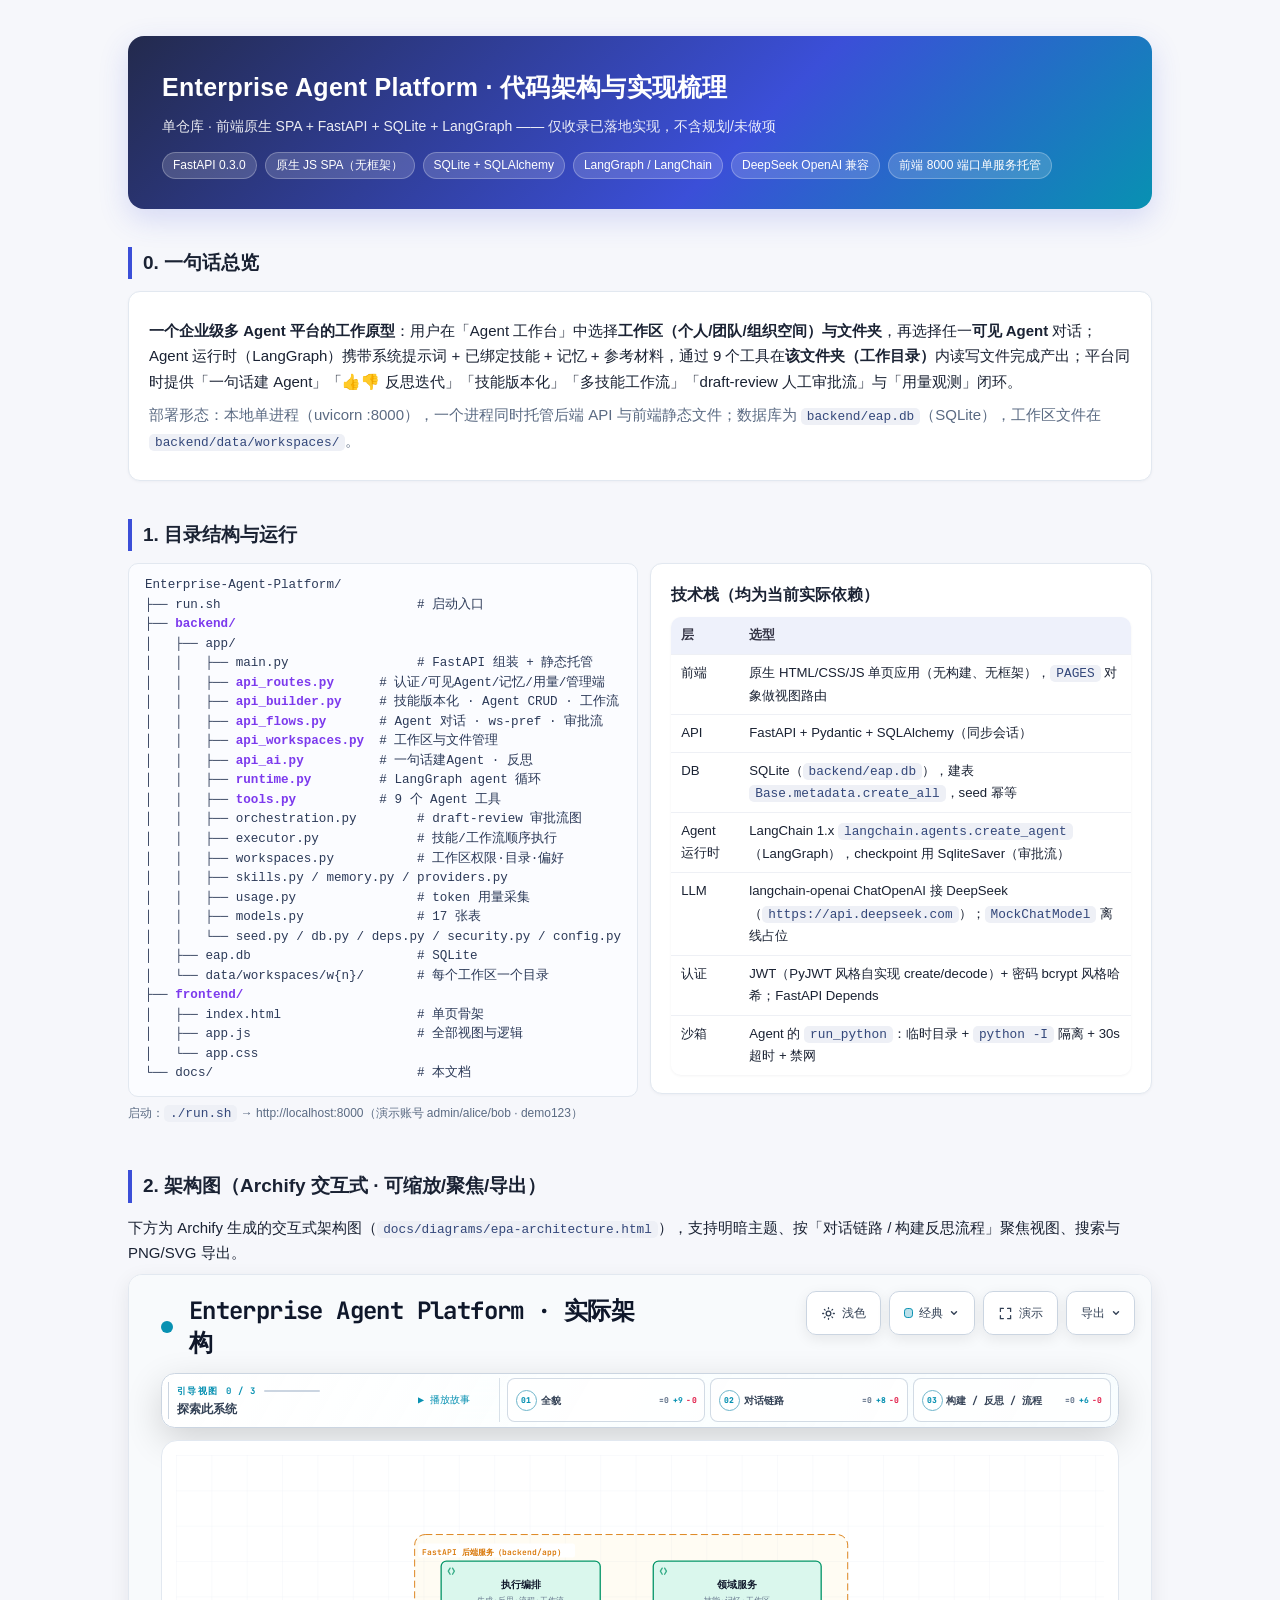
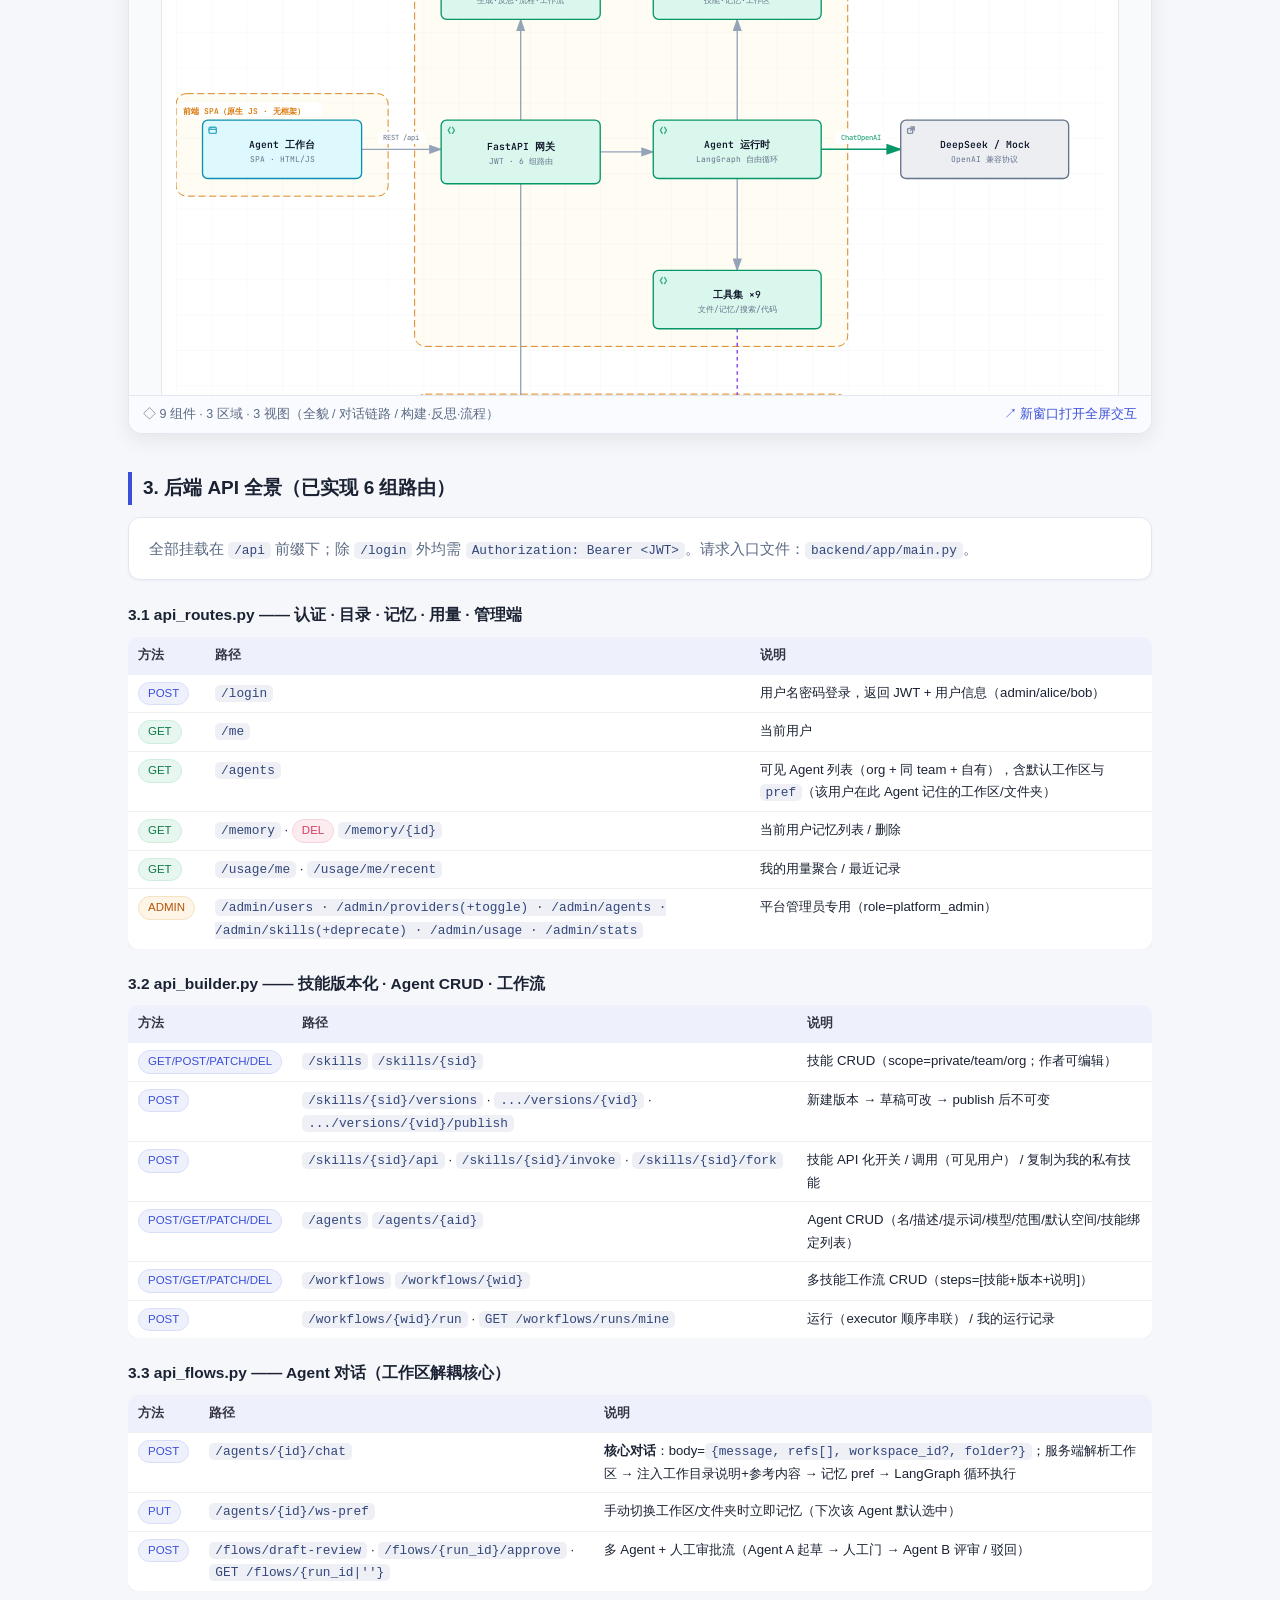
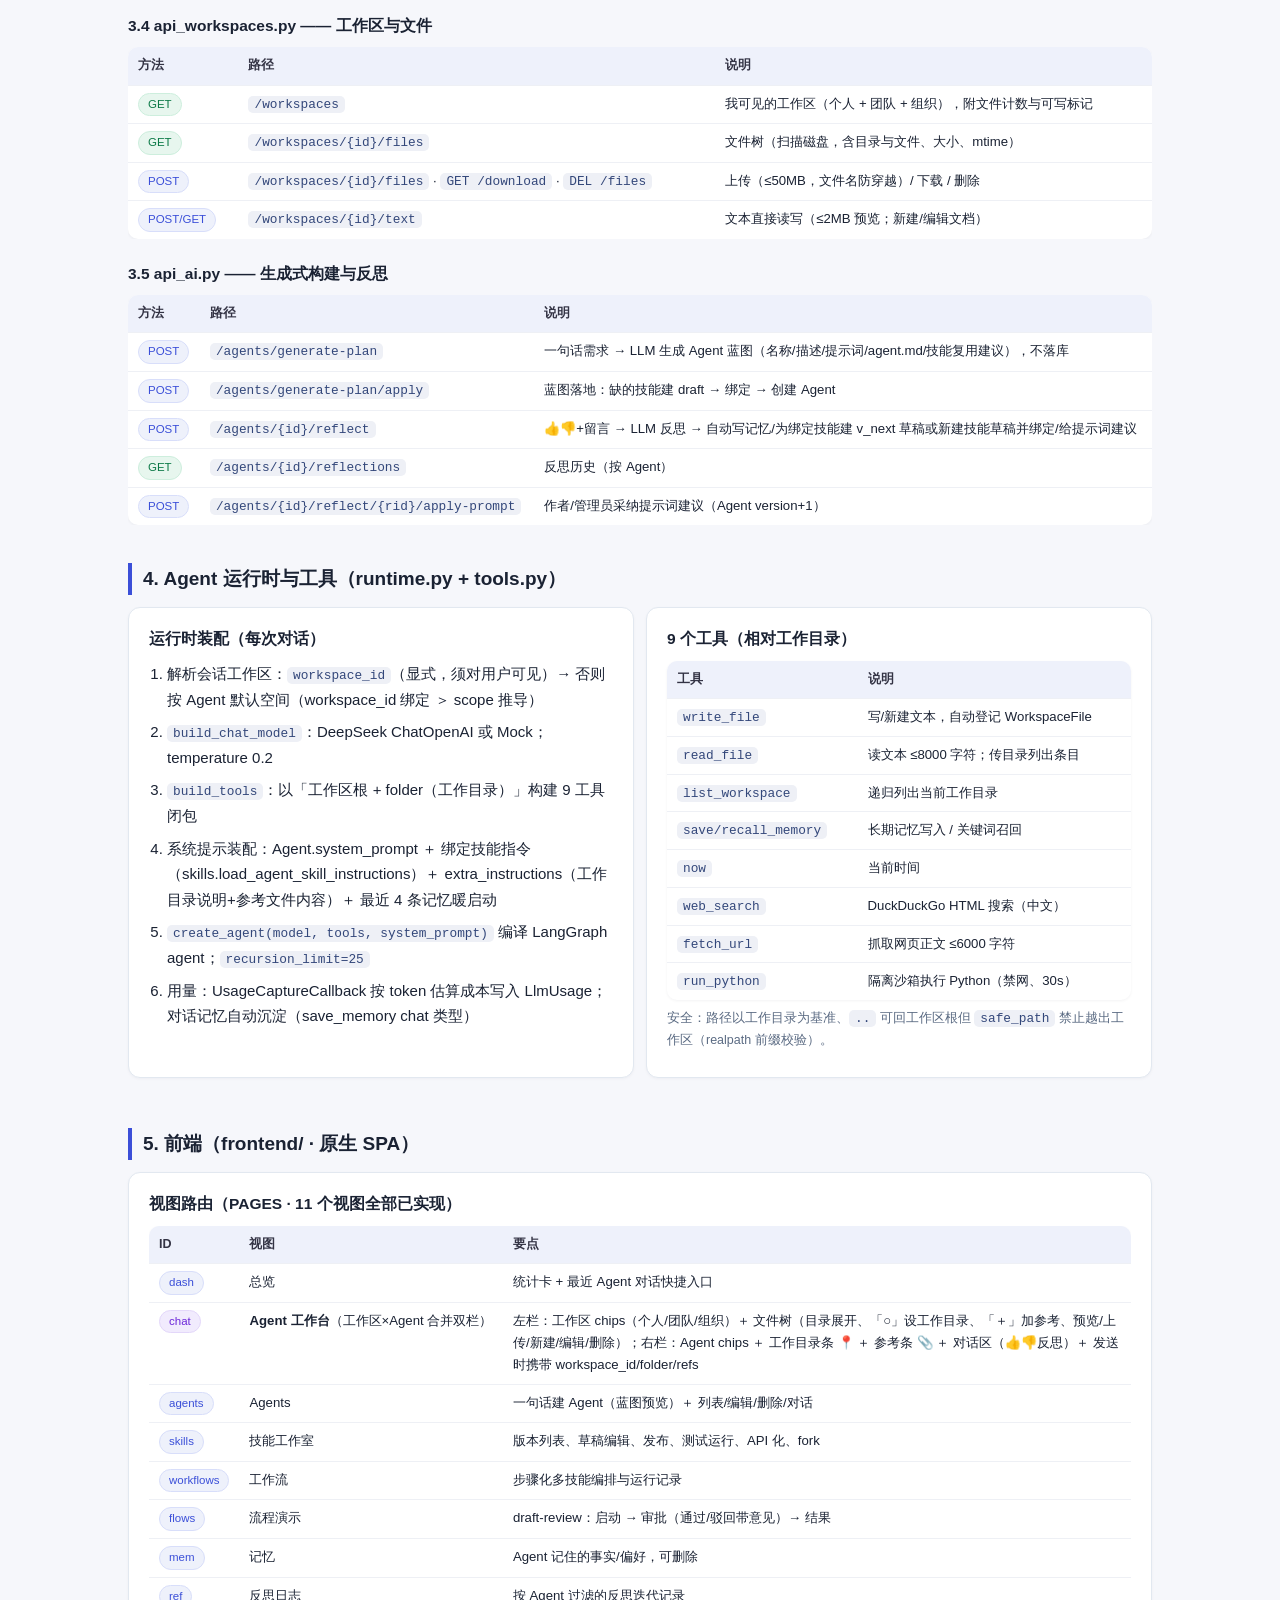
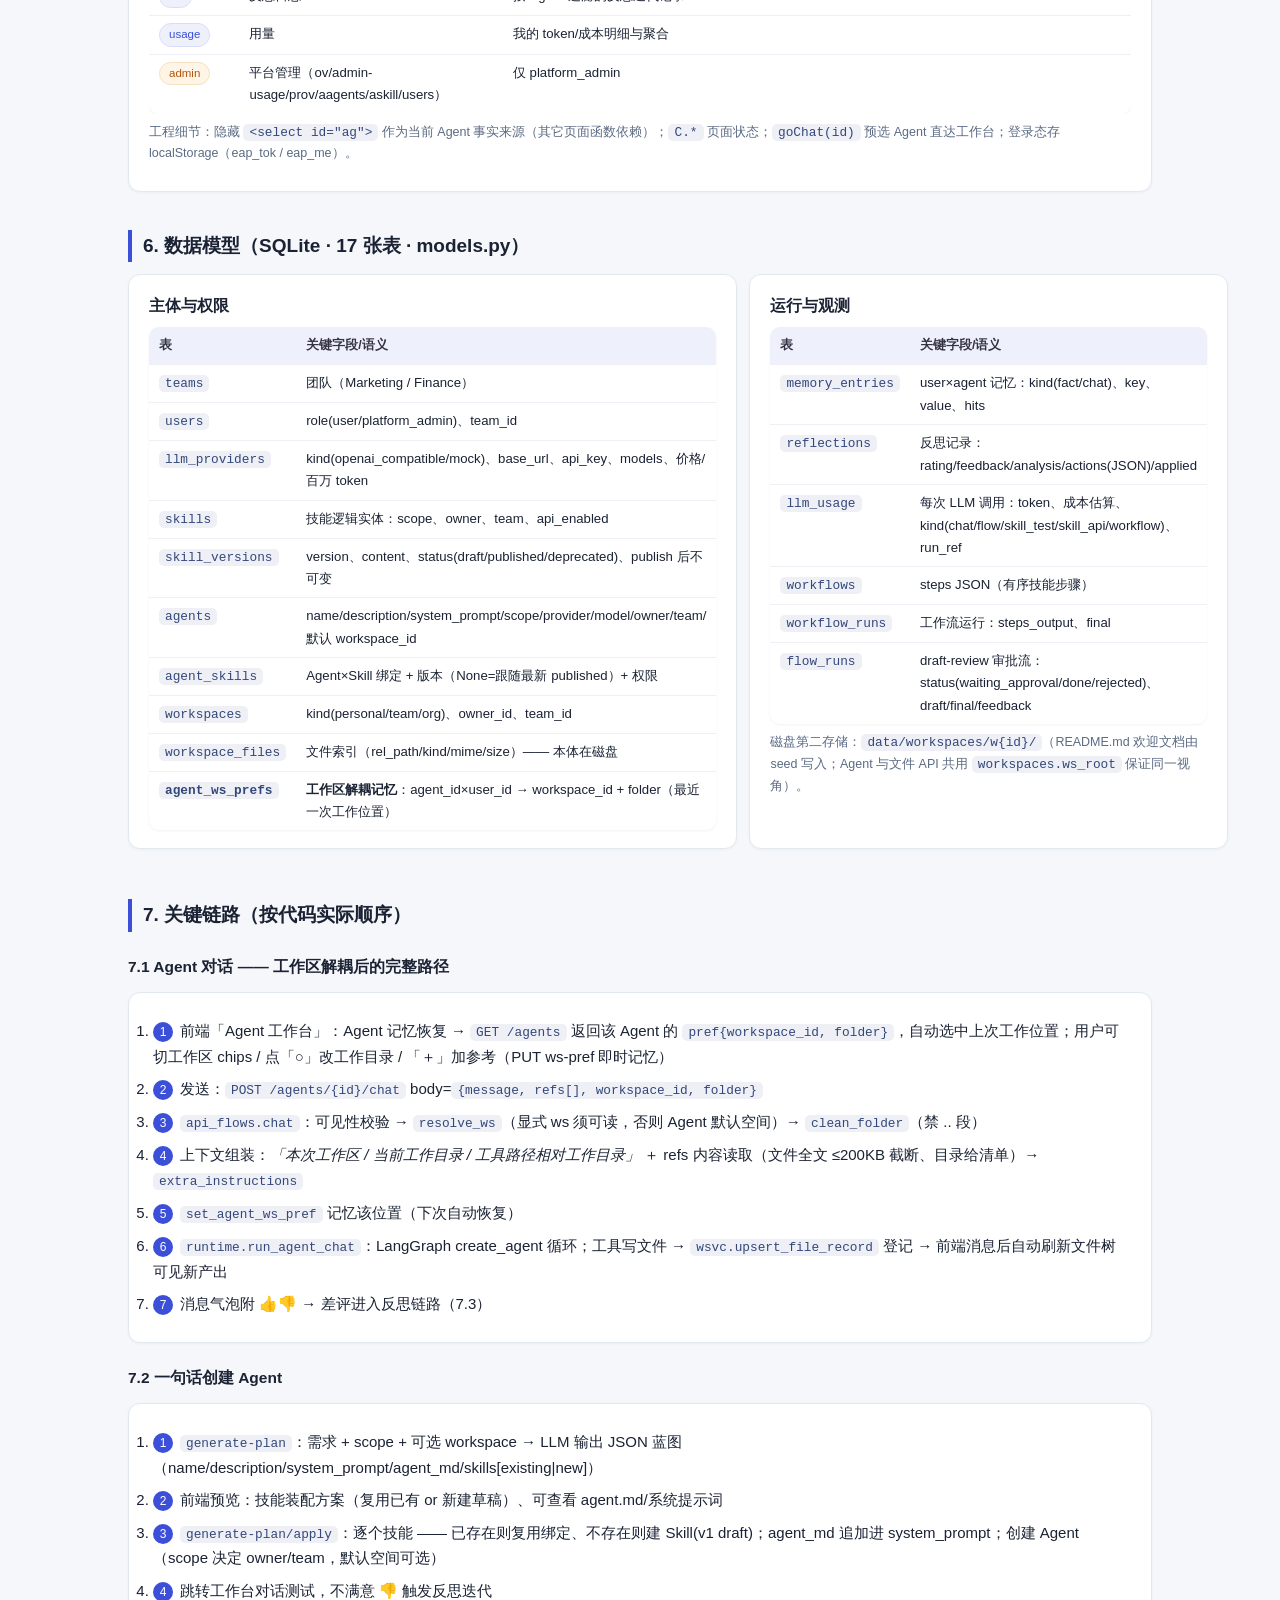
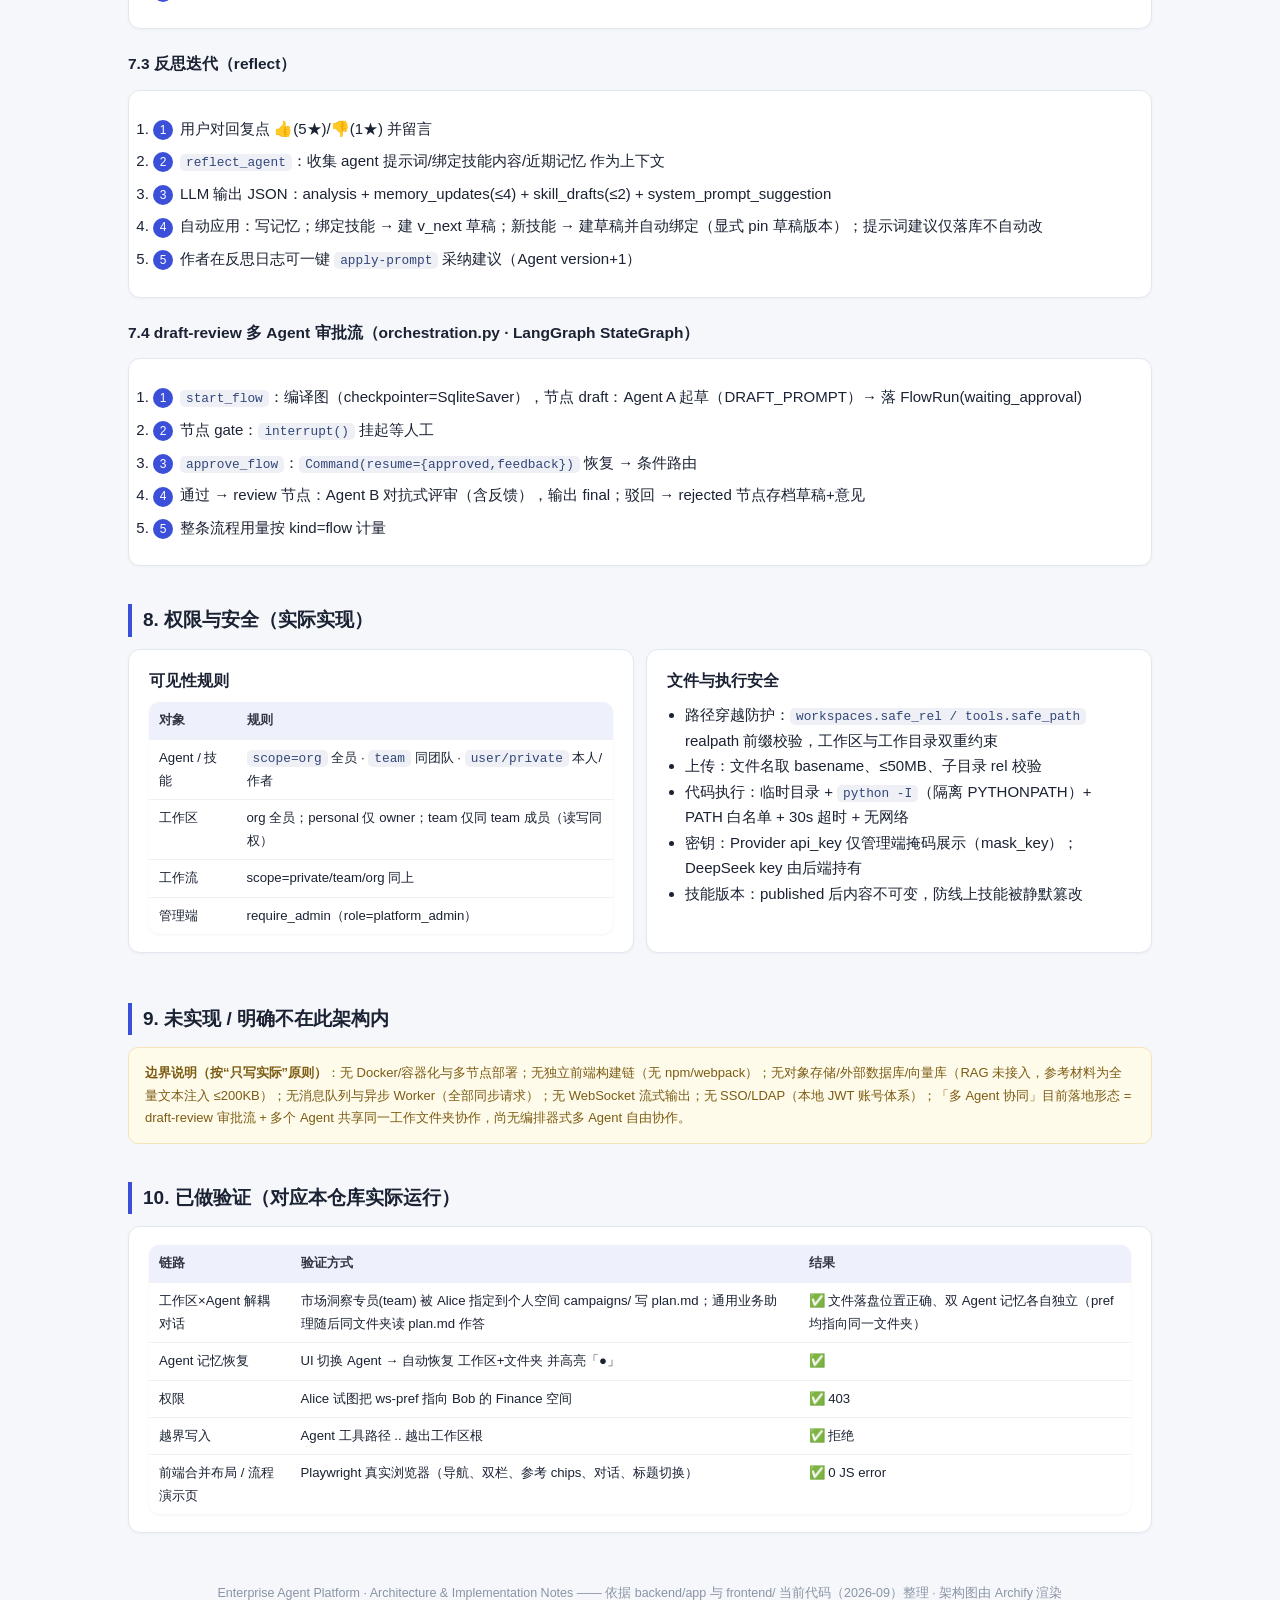
<file: docs/index.html>
<!DOCTYPE html>
<html lang="zh-CN">
<head>
<meta charset="UTF-8">
<meta name="viewport" content="width=device-width, initial-scale=1.0">
<title>Enterprise Agent Platform · 代码架构与实现梳理</title>
<style>
  :root{
    --bg:#f6f7fb; --card:#fff; --ink:#1a2233; --mut:#5b6b83; --line:#e2e8f0;
    --brand:#3b4fd8; --brand2:#5b6ef0; --cyan:#0891b2; --emerald:#0d9f5f; --violet:#7c3aed;
    --amber:#b45309; --rose:#d43c63; --code:#0f172a;
  }
  *{box-sizing:border-box}
  body{margin:0;background:var(--bg);color:var(--ink);font:15px/1.7 -apple-system,BlinkMacSystemFont,"PingFang SC","Hiragino Sans GB","Microsoft YaHei",sans-serif}
  .wrap{max-width:1080px;margin:0 auto;padding:36px 28px 80px}
  header.hero{background:linear-gradient(135deg,#232a4d,#3b4fd8 60%,#0891b2);color:#fff;border-radius:16px;padding:30px 34px;box-shadow:0 10px 30px rgba(59,79,216,.18)}
  header.hero h1{margin:0 0 6px;font-size:25px;letter-spacing:.3px}
  header.hero .sub{opacity:.9;font-size:14px}
  header.hero .tags{margin-top:14px;display:flex;gap:8px;flex-wrap:wrap}
  .tag{background:rgba(255,255,255,.16);border:1px solid rgba(255,255,255,.25);padding:2px 10px;border-radius:999px;font-size:12px}
  h2{font-size:19px;margin:38px 0 12px;padding-left:11px;border-left:4px solid var(--brand)}
  h3{font-size:15.5px;margin:22px 0 8px}
  p{margin:8px 0}
  .card{background:var(--card);border:1px solid var(--line);border-radius:12px;padding:18px 20px;margin:12px 0;box-shadow:0 1px 3px rgba(16,24,40,.04)}
  .grid2{display:grid;grid-template-columns:1fr 1fr;gap:12px}
  @media(max-width:860px){.grid2{grid-template-columns:1fr}}
  table{width:100%;border-collapse:collapse;font-size:13.2px;background:#fff;border-radius:10px;overflow:hidden;box-shadow:0 1px 3px rgba(16,24,40,.05)}
  th{background:#eef1fb;text-align:left;padding:8px 10px;font-size:12.5px;color:#334;white-space:nowrap}
  td{padding:7px 10px;border-top:1px solid #eef0f5;vertical-align:top}
  tr:hover td{background:#f8faff}
  code,pre{font-family:ui-monospace,SFMono-Regular,Menlo,Consolas,monospace}
  code{background:#eef0f6;border-radius:5px;padding:1px 6px;font-size:12.8px;color:#33477a}
  pre.codeblock{background:var(--code);color:#d7e0f5;border-radius:10px;padding:14px 16px;overflow-x:auto;font-size:12.6px;line-height:1.6}
  .pill{display:inline-flex;border-radius:999px;padding:1px 9px;font-size:11.5px;border:1px solid var(--line);color:var(--mut);background:#f8fafc;white-space:nowrap}
  .pill.b{background:#eef1fb;color:var(--brand);border-color:#d8defa}
  .pill.g{background:#e7f6ee;color:#0d7a48;border-color:#cdeedd}
  .pill.p{background:#f1ebfd;color:#6d28d9;border-color:#e3d7fa}
  .pill.a{background:#fff5e6;color:#b45309;border-color:#f4e2c1}
  .pill.r{background:#fdecef;color:#d43c63;border-color:#f6d4dd}
  .diagram-frame{border:1px solid var(--line);border-radius:14px;overflow:hidden;background:#fff;box-shadow:0 6px 20px rgba(16,24,40,.08)}
  .diagram-frame iframe{display:block;width:100%;height:720px;border:0}
  .diagram-bar{display:flex;justify-content:space-between;align-items:center;padding:8px 14px;background:#fafbff;border-top:1px solid var(--line);font-size:12.5px;color:var(--mut)}
  .diagram-bar a{color:var(--brand);text-decoration:none}
  .diagram-bar a:hover{text-decoration:underline}
  ol.flow li{margin:7px 0}
  .kbd{font-family:Menlo,monospace;font-size:12px;background:#f1f3f9;border:1px solid #dde2ec;border-bottom-width:2px;border-radius:5px;padding:0 6px}
  .warn{background:#fffbeb;border:1px solid #f5e3b8;border-radius:10px;padding:12px 16px;font-size:13px;color:#7c5c12}
  .step-num{display:inline-flex;width:20px;height:20px;border-radius:50%;background:var(--brand);color:#fff;font-size:12px;align-items:center;justify-content:center;margin-right:7px;flex-shrink:0}
  .filetree{font-family:Menlo,monospace;font-size:12.6px;background:#fbfcff;border:1px solid var(--line);border-radius:10px;padding:12px 16px;overflow-x:auto;color:#2c3a58;line-height:1.55}
  .filetree b{color:#7c3aed}
  .mut{color:var(--mut)}
  footer{margin-top:50px;color:#8a94a6;font-size:12.5px;text-align:center}
</style>
</head>
<body>
<div class="wrap">

<header class="hero">
  <h1>Enterprise Agent Platform · 代码架构与实现梳理</h1>
  <div class="sub">单仓库 · 前端原生 SPA + FastAPI + SQLite + LangGraph —— 仅收录已落地实现，不含规划/未做项</div>
  <div class="tags">
    <span class="tag">FastAPI 0.3.0</span><span class="tag">原生 JS SPA（无框架）</span>
    <span class="tag">SQLite + SQLAlchemy</span><span class="tag">LangGraph / LangChain</span>
    <span class="tag">DeepSeek OpenAI 兼容</span><span class="tag">前端 8000 端口单服务托管</span>
  </div>
</header>

<h2>0. 一句话总览</h2>
<div class="card">
<p><b>一个企业级多 Agent 平台的工作原型</b>：用户在「Agent 工作台」中选择<b>工作区（个人/团队/组织空间）与文件夹</b>，再选择任一<b>可见 Agent</b> 对话；Agent 运行时（LangGraph）携带系统提示词 + 已绑定技能 + 记忆 + 参考材料，通过 9 个工具在<b>该文件夹（工作目录）</b>内读写文件完成产出；平台同时提供「一句话建 Agent」「👍👎 反思迭代」「技能版本化」「多技能工作流」「draft-review 人工审批流」与「用量观测」闭环。</p>
<p class="mut">部署形态：本地单进程（uvicorn :8000），一个进程同时托管后端 API 与前端静态文件；数据库为 <code>backend/eap.db</code>（SQLite），工作区文件在 <code>backend/data/workspaces/</code>。</p>
</div>

<h2>1. 目录结构与运行</h2>
<div class="grid2">
<div>
<div class="filetree">
<pre style="margin:0">Enterprise-Agent-Platform/
├── run.sh                          # 启动入口
├── <b>backend/</b>
│   ├── app/
│   │   ├── main.py                 # FastAPI 组装 + 静态托管
│   │   ├── <b>api_routes.py</b>      # 认证/可见Agent/记忆/用量/管理端
│   │   ├── <b>api_builder.py</b>     # 技能版本化 · Agent CRUD · 工作流
│   │   ├── <b>api_flows.py</b>       # Agent 对话 · ws-pref · 审批流
│   │   ├── <b>api_workspaces.py</b>  # 工作区与文件管理
│   │   ├── <b>api_ai.py</b>          # 一句话建Agent · 反思
│   │   ├── <b>runtime.py</b>         # LangGraph agent 循环
│   │   ├── <b>tools.py</b>           # 9 个 Agent 工具
│   │   ├── orchestration.py        # draft-review 审批流图
│   │   ├── executor.py             # 技能/工作流顺序执行
│   │   ├── workspaces.py           # 工作区权限·目录·偏好
│   │   ├── skills.py / memory.py / providers.py
│   │   ├── usage.py                # token 用量采集
│   │   ├── models.py               # 17 张表
│   │   └── seed.py / db.py / deps.py / security.py / config.py
│   ├── eap.db                      # SQLite
│   └── data/workspaces/w{n}/       # 每个工作区一个目录
├── <b>frontend/</b>
│   ├── index.html                  # 单页骨架
│   ├── app.js                      # 全部视图与逻辑
│   └── app.css
└── docs/                           # 本文档
</pre>
</div>
<p class="mut small" style="margin-top:6px;font-size:12px">启动：<code>./run.sh</code> → http://localhost:8000（演示账号 admin/alice/bob · demo123）</p>
</div>
<div>
<div class="card" style="margin-top:0">
<h3 style="margin-top:0">技术栈（均为当前实际依赖）</h3>
<table>
<tr><th>层</th><th>选型</th></tr>
<tr><td>前端</td><td>原生 HTML/CSS/JS 单页应用（无构建、无框架），<code>PAGES</code> 对象做视图路由</td></tr>
<tr><td>API</td><td>FastAPI + Pydantic + SQLAlchemy（同步会话）</td></tr>
<tr><td>DB</td><td>SQLite（<code>backend/eap.db</code>），建表 <code>Base.metadata.create_all</code>，seed 幂等</td></tr>
<tr><td>Agent 运行时</td><td>LangChain 1.x <code>langchain.agents.create_agent</code>（LangGraph），checkpoint 用 SqliteSaver（审批流）</td></tr>
<tr><td>LLM</td><td>langchain-openai ChatOpenAI 接 DeepSeek（<code>https://api.deepseek.com</code>）；<code>MockChatModel</code> 离线占位</td></tr>
<tr><td>认证</td><td>JWT（PyJWT 风格自实现 create/decode）+ 密码 bcrypt 风格哈希；FastAPI Depends</td></tr>
<tr><td>沙箱</td><td>Agent 的 <code>run_python</code>：临时目录 + <code>python -I</code> 隔离 + 30s 超时 + 禁网</td></tr>
</table>
</div>
</div>
</div>

<h2>2. 架构图（Archify 交互式 · 可缩放/聚焦/导出）</h2>
<p>下方为 Archify 生成的交互式架构图（<code>docs/diagrams/epa-architecture.html</code>），支持明暗主题、按「对话链路 / 构建反思流程」聚焦视图、搜索与 PNG/SVG 导出。</p>
<div class="diagram-frame">
  <iframe src="diagrams/epa-architecture.html" title="EPA 架构图"></iframe>
  <div class="diagram-bar">
    <span>◇ 9 组件 · 3 区域 · 3 视图（全貌 / 对话链路 / 构建·反思·流程）</span>
    <a href="diagrams/epa-architecture.html" target="_blank">↗ 新窗口打开全屏交互</a>
  </div>
</div>

<h2>3. 后端 API 全景（已实现 6 组路由）</h2>
<div class="card"><p class="mut" style="margin:0">全部挂载在 <code>/api</code> 前缀下；除 <code>/login</code> 外均需 <code>Authorization: Bearer &lt;JWT&gt;</code>。请求入口文件：<code>backend/app/main.py</code>。</p></div>

<h3>3.1 api_routes.py —— 认证 · 目录 · 记忆 · 用量 · 管理端</h3>
<div style="overflow-x:auto">
<table>
<tr><th>方法</th><th>路径</th><th>说明</th></tr>
<tr><td><span class="pill b">POST</span></td><td><code>/login</code></td><td>用户名密码登录，返回 JWT + 用户信息（admin/alice/bob）</td></tr>
<tr><td><span class="pill g">GET</span></td><td><code>/me</code></td><td>当前用户</td></tr>
<tr><td><span class="pill g">GET</span></td><td><code>/agents</code></td><td>可见 Agent 列表（org + 同 team + 自有），含默认工作区与 <code>pref</code>（该用户在此 Agent 记住的工作区/文件夹）</td></tr>
<tr><td><span class="pill g">GET</span></td><td><code>/memory</code> · <span class="pill r">DEL</span> <code>/memory/{id}</code></td><td>当前用户记忆列表 / 删除</td></tr>
<tr><td><span class="pill g">GET</span></td><td><code>/usage/me</code> · <code>/usage/me/recent</code></td><td>我的用量聚合 / 最近记录</td></tr>
<tr><td><span class="pill a">ADMIN</span></td><td><code>/admin/users · /admin/providers(+toggle) · /admin/agents · /admin/skills(+deprecate) · /admin/usage · /admin/stats</code></td><td>平台管理员专用（role=platform_admin）</td></tr>
</table>
</div>

<h3>3.2 api_builder.py —— 技能版本化 · Agent CRUD · 工作流</h3>
<div style="overflow-x:auto">
<table>
<tr><th>方法</th><th>路径</th><th>说明</th></tr>
<tr><td><span class="pill b">GET/POST/PATCH/DEL</span></td><td><code>/skills</code> <code>/skills/{sid}</code></td><td>技能 CRUD（scope=private/team/org；作者可编辑）</td></tr>
<tr><td><span class="pill b">POST</span></td><td><code>/skills/{sid}/versions</code> · <code>.../versions/{vid}</code> · <code>.../versions/{vid}/publish</code></td><td>新建版本 → 草稿可改 → publish 后不可变</td></tr>
<tr><td><span class="pill b">POST</span></td><td><code>/skills/{sid}/api</code> · <code>/skills/{sid}/invoke</code> · <code>/skills/{sid}/fork</code></td><td>技能 API 化开关 / 调用（可见用户） / 复制为我的私有技能</td></tr>
<tr><td><span class="pill b">POST/GET/PATCH/DEL</span></td><td><code>/agents</code> <code>/agents/{aid}</code></td><td>Agent CRUD（名/描述/提示词/模型/范围/默认空间/技能绑定列表）</td></tr>
<tr><td><span class="pill b">POST/GET/PATCH/DEL</span></td><td><code>/workflows</code> <code>/workflows/{wid}</code></td><td>多技能工作流 CRUD（steps=[技能+版本+说明]）</td></tr>
<tr><td><span class="pill b">POST</span></td><td><code>/workflows/{wid}/run</code> · <code>GET /workflows/runs/mine</code></td><td>运行（executor 顺序串联） / 我的运行记录</td></tr>
</table>
</div>

<h3>3.3 api_flows.py —— Agent 对话（工作区解耦核心）</h3>
<div style="overflow-x:auto">
<table>
<tr><th>方法</th><th>路径</th><th>说明</th></tr>
<tr><td><span class="pill b">POST</span></td><td><code>/agents/{id}/chat</code></td><td><b>核心对话</b>：body=<code>{message, refs[], workspace_id?, folder?}</code>；服务端解析工作区 → 注入工作目录说明+参考内容 → 记忆 pref → LangGraph 循环执行</td></tr>
<tr><td><span class="pill b">PUT</span></td><td><code>/agents/{id}/ws-pref</code></td><td>手动切换工作区/文件夹时立即记忆（下次该 Agent 默认选中）</td></tr>
<tr><td><span class="pill b">POST</span></td><td><code>/flows/draft-review</code> · <code>/flows/{run_id}/approve</code> · <code>GET /flows/{run_id|''}</code></td><td>多 Agent + 人工审批流（Agent A 起草 → 人工门 → Agent B 评审 / 驳回）</td></tr>
</table>
</div>

<h3>3.4 api_workspaces.py —— 工作区与文件</h3>
<div style="overflow-x:auto">
<table>
<tr><th>方法</th><th>路径</th><th>说明</th></tr>
<tr><td><span class="pill g">GET</span></td><td><code>/workspaces</code></td><td>我可见的工作区（个人 + 团队 + 组织），附文件计数与可写标记</td></tr>
<tr><td><span class="pill g">GET</span></td><td><code>/workspaces/{id}/files</code></td><td>文件树（扫描磁盘，含目录与文件、大小、mtime）</td></tr>
<tr><td><span class="pill b">POST</span></td><td><code>/workspaces/{id}/files</code> · <code>GET /download</code> · <code>DEL /files</code></td><td>上传（≤50MB，文件名防穿越）/ 下载 / 删除</td></tr>
<tr><td><span class="pill b">POST/GET</span></td><td><code>/workspaces/{id}/text</code></td><td>文本直接读写（≤2MB 预览；新建/编辑文档）</td></tr>
</table>
</div>

<h3>3.5 api_ai.py —— 生成式构建与反思</h3>
<div style="overflow-x:auto">
<table>
<tr><th>方法</th><th>路径</th><th>说明</th></tr>
<tr><td><span class="pill b">POST</span></td><td><code>/agents/generate-plan</code></td><td>一句话需求 → LLM 生成 Agent 蓝图（名称/描述/提示词/agent.md/技能复用建议），不落库</td></tr>
<tr><td><span class="pill b">POST</span></td><td><code>/agents/generate-plan/apply</code></td><td>蓝图落地：缺的技能建 draft → 绑定 → 创建 Agent</td></tr>
<tr><td><span class="pill b">POST</span></td><td><code>/agents/{id}/reflect</code></td><td>👍👎+留言 → LLM 反思 → 自动写记忆/为绑定技能建 v_next 草稿或新建技能草稿并绑定/给提示词建议</td></tr>
<tr><td><span class="pill g">GET</span></td><td><code>/agents/{id}/reflections</code></td><td>反思历史（按 Agent）</td></tr>
<tr><td><span class="pill b">POST</span></td><td><code>/agents/{id}/reflect/{rid}/apply-prompt</code></td><td>作者/管理员采纳提示词建议（Agent version+1）</td></tr>
</table>
</div>

<h2>4. Agent 运行时与工具（runtime.py + tools.py）</h2>
<div class="grid2">
<div class="card" style="margin-top:0">
<h3 style="margin-top:0">运行时装配（每次对话）</h3>
<ol class="flow" style="padding-left:18px;margin:6px 0">
<li>解析会话工作区：<code>workspace_id</code>（显式，须对用户可见）→ 否则按 Agent 默认空间（workspace_id 绑定 ＞ scope 推导）</li>
<li><code>build_chat_model</code>：DeepSeek ChatOpenAI 或 Mock；temperature 0.2</li>
<li><code>build_tools</code>：以「工作区根 + folder（工作目录）」构建 9 工具闭包</li>
<li>系统提示装配：Agent.system_prompt ＋ 绑定技能指令（skills.load_agent_skill_instructions）＋ extra_instructions（工作目录说明+参考文件内容）＋ 最近 4 条记忆暖启动</li>
<li><code>create_agent(model, tools, system_prompt)</code> 编译 LangGraph agent；<code>recursion_limit=25</code></li>
<li>用量：UsageCaptureCallback 按 token 估算成本写入 LlmUsage；对话记忆自动沉淀（save_memory chat 类型）</li>
</ol>
</div>
<div class="card" style="margin-top:0">
<h3 style="margin-top:0">9 个工具（相对工作目录）</h3>
<table>
<tr><th>工具</th><th>说明</th></tr>
<tr><td><code>write_file</code></td><td>写/新建文本，自动登记 WorkspaceFile</td></tr>
<tr><td><code>read_file</code></td><td>读文本 ≤8000 字符；传目录列出条目</td></tr>
<tr><td><code>list_workspace</code></td><td>递归列出当前工作目录</td></tr>
<tr><td><code>save/recall_memory</code></td><td>长期记忆写入 / 关键词召回</td></tr>
<tr><td><code>now</code></td><td>当前时间</td></tr>
<tr><td><code>web_search</code></td><td>DuckDuckGo HTML 搜索（中文）</td></tr>
<tr><td><code>fetch_url</code></td><td>抓取网页正文 ≤6000 字符</td></tr>
<tr><td><code>run_python</code></td><td>隔离沙箱执行 Python（禁网、30s）</td></tr>
</table>
<p class="mut" style="font-size:12.5px">安全：路径以工作目录为基准、<code>..</code> 可回工作区根但 <code>safe_path</code> 禁止越出工作区（realpath 前缀校验）。</p>
</div>
</div>

<h2>5. 前端（frontend/ · 原生 SPA）</h2>
<div class="card">
<h3 style="margin-top:0">视图路由（PAGES · 11 个视图全部已实现）</h3>
<div style="overflow-x:auto">
<table>
<tr><th>ID</th><th>视图</th><th>要点</th></tr>
<tr><td><span class="pill b">dash</span></td><td>总览</td><td>统计卡 + 最近 Agent 对话快捷入口</td></tr>
<tr><td><span class="pill p">chat</span></td><td><b>Agent 工作台</b>（工作区×Agent 合并双栏）</td><td>左栏：工作区 chips（个人/团队/组织）＋ 文件树（目录展开、「○」设工作目录、「＋」加参考、预览/上传/新建/编辑/删除）；右栏：Agent chips ＋ 工作目录条 📍 ＋ 参考条 📎 ＋ 对话区（👍👎反思）＋ 发送时携带 workspace_id/folder/refs</td></tr>
<tr><td><span class="pill b">agents</span></td><td>Agents</td><td>一句话建 Agent（蓝图预览）＋ 列表/编辑/删除/对话</td></tr>
<tr><td><span class="pill b">skills</span></td><td>技能工作室</td><td>版本列表、草稿编辑、发布、测试运行、API 化、fork</td></tr>
<tr><td><span class="pill b">workflows</span></td><td>工作流</td><td>步骤化多技能编排与运行记录</td></tr>
<tr><td><span class="pill b">flows</span></td><td>流程演示</td><td>draft-review：启动 → 审批（通过/驳回带意见）→ 结果</td></tr>
<tr><td><span class="pill b">mem</span></td><td>记忆</td><td>Agent 记住的事实/偏好，可删除</td></tr>
<tr><td><span class="pill b">ref</span></td><td>反思日志</td><td>按 Agent 过滤的反思迭代记录</td></tr>
<tr><td><span class="pill b">usage</span></td><td>用量</td><td>我的 token/成本明细与聚合</td></tr>
<tr><td><span class="pill a">admin</span></td><td>平台管理（ov/admin-usage/prov/aagents/askill/users）</td><td>仅 platform_admin</td></tr>
</table>
</div>
<p class="mut" style="font-size:12.5px">工程细节：隐藏 <code>&lt;select id="ag"&gt;</code> 作为当前 Agent 事实来源（其它页面函数依赖）；<code>C.*</code> 页面状态；<code>goChat(id)</code> 预选 Agent 直达工作台；登录态存 localStorage（eap_tok / eap_me）。</p>
</div>

<h2>6. 数据模型（SQLite · 17 张表 · models.py）</h2>
<div class="grid2">
<div class="card" style="margin-top:0">
<h3 style="margin-top:0">主体与权限</h3>
<table>
<tr><th>表</th><th>关键字段/语义</th></tr>
<tr><td><code>teams</code></td><td>团队（Marketing / Finance）</td></tr>
<tr><td><code>users</code></td><td>role(user/platform_admin)、team_id</td></tr>
<tr><td><code>llm_providers</code></td><td>kind(openai_compatible/mock)、base_url、api_key、models、价格/百万 token</td></tr>
<tr><td><code>skills</code></td><td>技能逻辑实体：scope、owner、team、api_enabled</td></tr>
<tr><td><code>skill_versions</code></td><td>version、content、status(draft/published/deprecated)、publish 后不可变</td></tr>
<tr><td><code>agents</code></td><td>name/description/system_prompt/scope/provider/model/owner/team/默认 workspace_id</td></tr>
<tr><td><code>agent_skills</code></td><td>Agent×Skill 绑定 + 版本（None=跟随最新 published）+ 权限</td></tr>
<tr><td><code>workspaces</code></td><td>kind(personal/team/org)、owner_id、team_id</td></tr>
<tr><td><code>workspace_files</code></td><td>文件索引（rel_path/kind/mime/size）—— 本体在磁盘</td></tr>
<tr><td><b><code>agent_ws_prefs</code></b></td><td><b>工作区解耦记忆</b>：agent_id×user_id → workspace_id + folder（最近一次工作位置）</td></tr>
</table>
</div>
<div class="card" style="margin-top:0">
<h3 style="margin-top:0">运行与观测</h3>
<table>
<tr><th>表</th><th>关键字段/语义</th></tr>
<tr><td><code>memory_entries</code></td><td>user×agent 记忆：kind(fact/chat)、key、value、hits</td></tr>
<tr><td><code>reflections</code></td><td>反思记录：rating/feedback/analysis/actions(JSON)/applied</td></tr>
<tr><td><code>llm_usage</code></td><td>每次 LLM 调用：token、成本估算、kind(chat/flow/skill_test/skill_api/workflow)、run_ref</td></tr>
<tr><td><code>workflows</code></td><td>steps JSON（有序技能步骤）</td></tr>
<tr><td><code>workflow_runs</code></td><td>工作流运行：steps_output、final</td></tr>
<tr><td><code>flow_runs</code></td><td>draft-review 审批流：status(waiting_approval/done/rejected)、draft/final/feedback</td></tr>
</table>
<p class="mut" style="font-size:12.5px;margin-top:8px">磁盘第二存储：<code>data/workspaces/w{id}/</code>（README.md 欢迎文档由 seed 写入；Agent 与文件 API 共用 <code>workspaces.ws_root</code> 保证同一视角）。</p>
</div>
</div>

<h2>7. 关键链路（按代码实际顺序）</h2>

<h3>7.1 Agent 对话 —— 工作区解耦后的完整路径</h3>
<div class="card">
<ol class="flow" style="margin:4px 0;padding-left:4px">
<li><span class="step-num">1</span>前端「Agent 工作台」：Agent 记忆恢复 → <code>GET /agents</code> 返回该 Agent 的 <code>pref{workspace_id, folder}</code>，自动选中上次工作位置；用户可切工作区 chips / 点「○」改工作目录 / 「＋」加参考（PUT ws-pref 即时记忆）</li>
<li><span class="step-num">2</span>发送：<code>POST /agents/{id}/chat</code> body=<code>{message, refs[], workspace_id, folder}</code></li>
<li><span class="step-num">3</span><code>api_flows.chat</code>：可见性校验 → <code>resolve_ws</code>（显式 ws 须可读，否则 Agent 默认空间）→ <code>clean_folder</code>（禁 .. 段）</li>
<li><span class="step-num">4</span>上下文组装：<i>「本次工作区 / 当前工作目录 / 工具路径相对工作目录」</i> ＋ refs 内容读取（文件全文 ≤200KB 截断、目录给清单）→ <code>extra_instructions</code></li>
<li><span class="step-num">5</span><code>set_agent_ws_pref</code> 记忆该位置（下次自动恢复）</li>
<li><span class="step-num">6</span><code>runtime.run_agent_chat</code>：LangGraph create_agent 循环；工具写文件 → <code>wsvc.upsert_file_record</code> 登记 → 前端消息后自动刷新文件树可见新产出</li>
<li><span class="step-num">7</span>消息气泡附 👍👎 → 差评进入反思链路（7.3）</li>
</ol>
</div>

<h3>7.2 一句话创建 Agent</h3>
<div class="card"><ol class="flow" style="margin:4px 0;padding-left:4px">
<li><span class="step-num">1</span><code>generate-plan</code>：需求 + scope + 可选 workspace → LLM 输出 JSON 蓝图（name/description/system_prompt/agent_md/skills[existing|new]）</li>
<li><span class="step-num">2</span>前端预览：技能装配方案（复用已有 or 新建草稿）、可查看 agent.md/系统提示词</li>
<li><span class="step-num">3</span><code>generate-plan/apply</code>：逐个技能 —— 已存在则复用绑定、不存在则建 Skill(v1 draft)；agent_md 追加进 system_prompt；创建 Agent（scope 决定 owner/team，默认空间可选）</li>
<li><span class="step-num">4</span>跳转工作台对话测试，不满意 👎 触发反思迭代</li>
</ol></div>

<h3>7.3 反思迭代（reflect）</h3>
<div class="card"><ol class="flow" style="margin:4px 0;padding-left:4px">
<li><span class="step-num">1</span>用户对回复点 👍(5★)/👎(1★) 并留言</li>
<li><span class="step-num">2</span><code>reflect_agent</code>：收集 agent 提示词/绑定技能内容/近期记忆 作为上下文</li>
<li><span class="step-num">3</span>LLM 输出 JSON：analysis + memory_updates(≤4) + skill_drafts(≤2) + system_prompt_suggestion</li>
<li><span class="step-num">4</span>自动应用：写记忆；绑定技能 → 建 v_next 草稿；新技能 → 建草稿并自动绑定（显式 pin 草稿版本）；提示词建议仅落库不自动改</li>
<li><span class="step-num">5</span>作者在反思日志可一键 <code>apply-prompt</code> 采纳建议（Agent version+1）</li>
</ol></div>

<h3>7.4 draft-review 多 Agent 审批流（orchestration.py · LangGraph StateGraph）</h3>
<div class="card"><ol class="flow" style="margin:4px 0;padding-left:4px">
<li><span class="step-num">1</span><code>start_flow</code>：编译图（checkpointer=SqliteSaver），节点 draft：Agent A 起草（DRAFT_PROMPT）→ 落 FlowRun(waiting_approval)</li>
<li><span class="step-num">2</span>节点 gate：<code>interrupt()</code> 挂起等人工</li>
<li><span class="step-num">3</span><code>approve_flow</code>：<code>Command(resume={approved,feedback})</code> 恢复 → 条件路由</li>
<li><span class="step-num">4</span>通过 → review 节点：Agent B 对抗式评审（含反馈），输出 final；驳回 → rejected 节点存档草稿+意见</li>
<li><span class="step-num">5</span>整条流程用量按 kind=flow 计量</li>
</ol></div>

<h2>8. 权限与安全（实际实现）</h2>
<div class="grid2">
<div class="card" style="margin-top:0">
<h3 style="margin-top:0">可见性规则</h3>
<table>
<tr><th>对象</th><th>规则</th></tr>
<tr><td>Agent / 技能</td><td><code>scope=org</code> 全员 · <code>team</code> 同团队 · <code>user/private</code> 本人/作者</td></tr>
<tr><td>工作区</td><td>org 全员；personal 仅 owner；team 仅同 team 成员（读写同权）</td></tr>
<tr><td>工作流</td><td>scope=private/team/org 同上</td></tr>
<tr><td>管理端</td><td>require_admin（role=platform_admin）</td></tr>
</table>
</div>
<div class="card" style="margin-top:0">
<h3 style="margin-top:0">文件与执行安全</h3>
<ul style="padding-left:18px;margin:6px 0">
<li>路径穿越防护：<code>workspaces.safe_rel / tools.safe_path</code> realpath 前缀校验，工作区与工作目录双重约束</li>
<li>上传：文件名取 basename、≤50MB、子目录 rel 校验</li>
<li>代码执行：临时目录 + <code>python -I</code>（隔离 PYTHONPATH）+ PATH 白名单 + 30s 超时 + 无网络</li>
<li>密钥：Provider api_key 仅管理端掩码展示（mask_key）；DeepSeek key 由后端持有</li>
<li>技能版本：published 后内容不可变，防线上技能被静默篡改</li>
</ul>
</div>
</div>

<h2>9. 未实现 / 明确不在此架构内</h2>
<div class="warn">
<p style="margin:2px 0"><b>边界说明（按“只写实际”原则）</b>：无 Docker/容器化与多节点部署；无独立前端构建链（无 npm/webpack）；无对象存储/外部数据库/向量库（RAG 未接入，参考材料为全量文本注入 ≤200KB）；无消息队列与异步 Worker（全部同步请求）；无 WebSocket 流式输出；无 SSO/LDAP（本地 JWT 账号体系）；「多 Agent 协同」目前落地形态 = draft-review 审批流 + 多个 Agent 共享同一工作文件夹协作，尚无编排器式多 Agent 自由协作。</p>
</div>

<h2>10. 已做验证（对应本仓库实际运行）</h2>
<div class="card">
<table>
<tr><th>链路</th><th>验证方式</th><th>结果</th></tr>
<tr><td>工作区×Agent 解耦对话</td><td>市场洞察专员(team) 被 Alice 指定到个人空间 campaigns/ 写 plan.md；通用业务助理随后同文件夹读 plan.md 作答</td><td>✅ 文件落盘位置正确、双 Agent 记忆各自独立（pref 均指向同一文件夹）</td></tr>
<tr><td>Agent 记忆恢复</td><td>UI 切换 Agent → 自动恢复 工作区+文件夹 并高亮「●」</td><td>✅</td></tr>
<tr><td>权限</td><td>Alice 试图把 ws-pref 指向 Bob 的 Finance 空间</td><td>✅ 403</td></tr>
<tr><td>越界写入</td><td>Agent 工具路径 .. 越出工作区根</td><td>✅ 拒绝</td></tr>
<tr><td>前端合并布局 / 流程演示页</td><td>Playwright 真实浏览器（导航、双栏、参考 chips、对话、标题切换）</td><td>✅ 0 JS error</td></tr>
</table>
</div>

<footer>Enterprise Agent Platform · Architecture &amp; Implementation Notes —— 依据 backend/app 与 frontend/ 当前代码（2026-09）整理 · 架构图由 Archify 渲染</footer>
</div>
</body>
</html>
</file>
